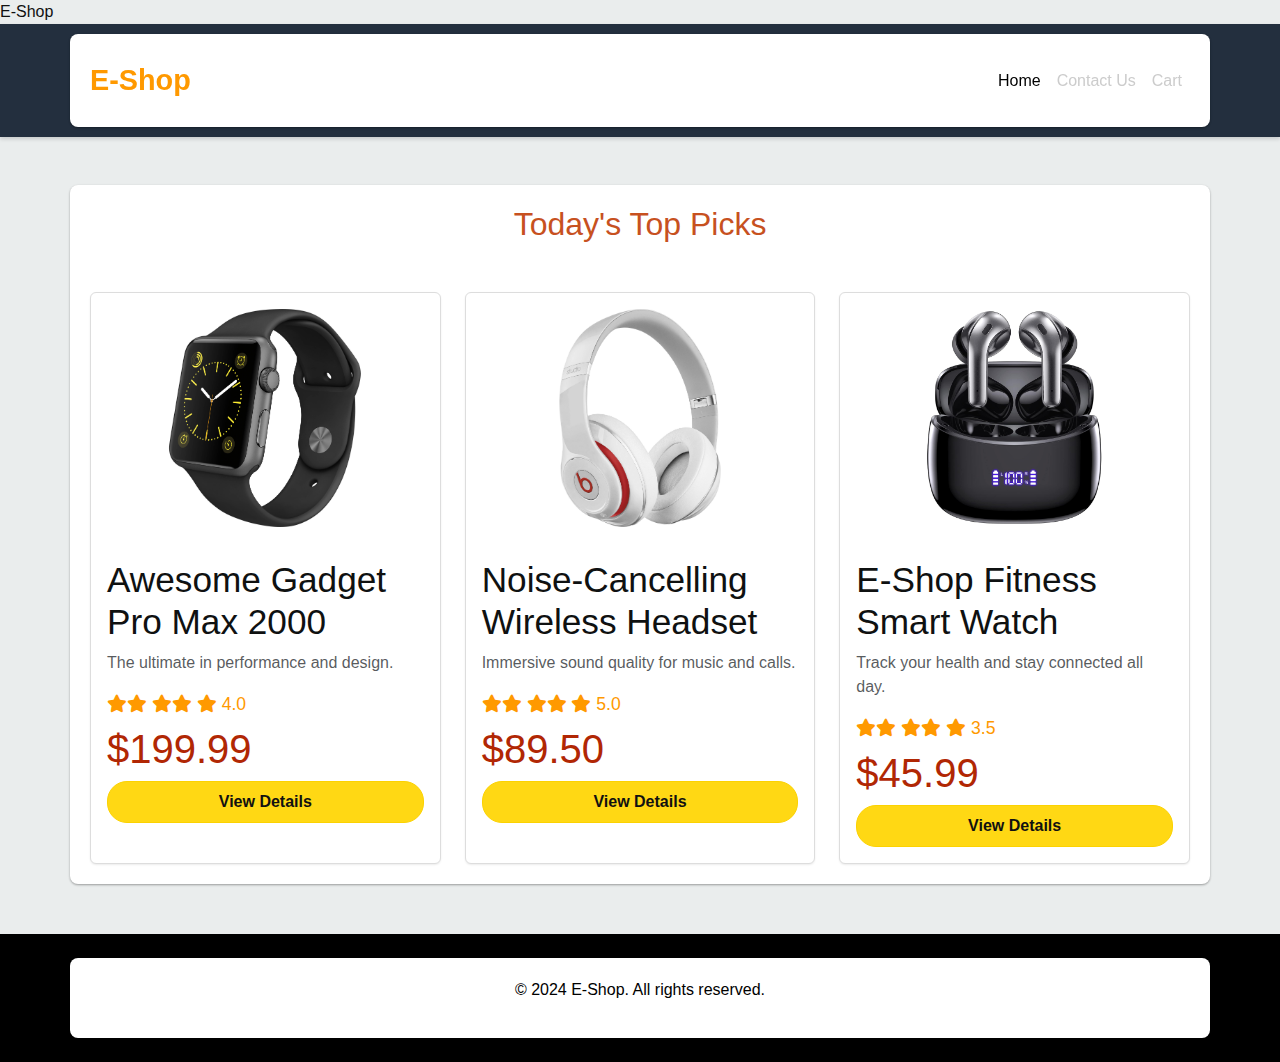
<file: index.html>
<!DOCTYPE html>
<html lang="en">
<head>
  <meta charset="UTF-8">
  <meta name="viewport" content="width=device-width, initial-scale=1.0">
  <title>Redirecting...</title>
  <meta http-equiv="refresh" content="0; url=homepage.html">
</head>
<body>
  <p>If you are not redirected automatically, <a href="homepage.html">click here</a>.</p>
</body>
</html>
</file>
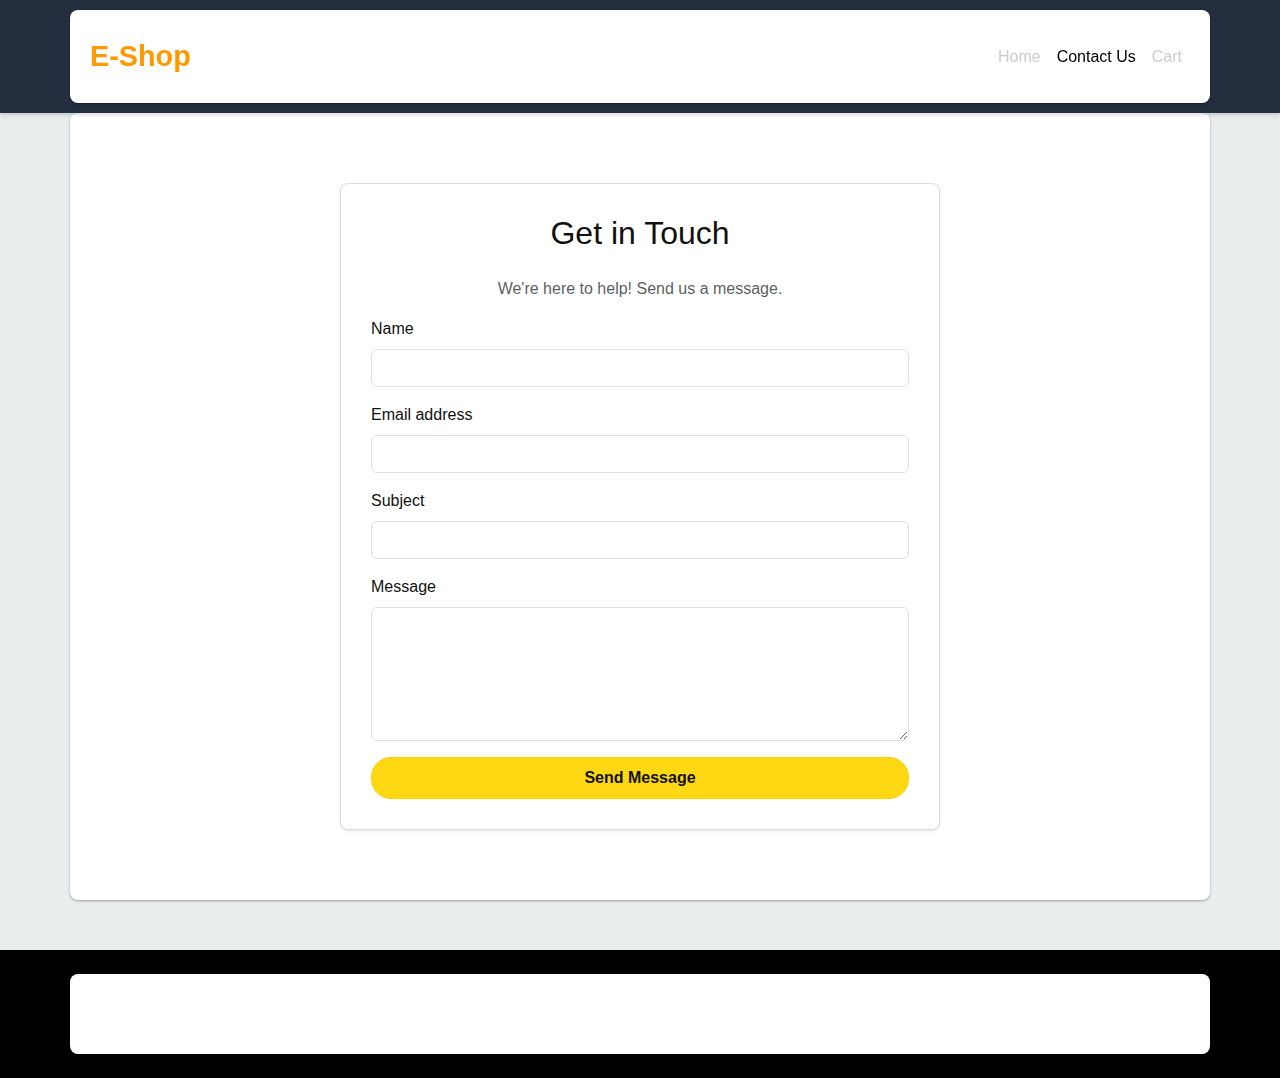
<file: contact.html>
<!DOCTYPE html>
<html lang="en">
<head>
    <meta charset="UTF-8">
    <meta name="viewport" content="width=device-width, initial-scale=1.0">
    <title>E-Shop - Contact Us</title>
    <link href="https://cdn.jsdelivr.net/npm/bootstrap@5.3.0/dist/css/bootstrap.min.css" rel="stylesheet">
    <link rel="stylesheet" href="css/style.css">
    <style>
        .contact-form-container {
            max-width: 600px;
            margin: 50px auto;
            padding: 30px;
            border: 1px solid #ddd;
            border-radius: 8px;
            background-color: #fff;
            box-shadow: 0 1px 3px rgba(0,0,0,.12);
        }
    </style>
</head>
<body>

    <nav class="navbar navbar-expand-lg navbar-light bg-light sticky-top custom-navbar">
        <div class="container">
            <a class="navbar-brand" href="homepage.html">E-Shop</a>
            <div class="collapse navbar-collapse">
                <ul class="navbar-nav ms-auto">
                    <li class="nav-item">
                        <a class="nav-link" href="homepage.html">Home</a>
                    </li>
                    <li class="nav-item">
                        <a class="nav-link active" href="contact.html">Contact Us</a>
                    </li>
                    <li class="nav-item">
                        <a class="nav-link" href="#">Cart</a>
                    </li>
                </ul>
            </div>
        </div>
    </nav>

    <div class="container">
        <div class="contact-form-container">
            <h2 class="mb-4 text-center">Get in Touch</h2>
            <p class="text-center text-muted">We're here to help! Send us a message.</p>
            
            <form action="#" method="POST" id="contactForm">
                <div class="mb-3">
                    <label for="name" class="form-label">Name</label>
                    <input type="text" class="form-control" id="name" required>
                </div>
                <div class="mb-3">
                    <label for="email" class="form-label">Email address</label>
                    <input type="email" class="form-control" id="email" required>
                </div>
                <div class="mb-3">
                    <label for="subject" class="form-label">Subject</label>
                    <input type="text" class="form-control" id="subject" required>
                </div>
                <div class="mb-3">
                    <label for="message" class="form-label">Message</label>
                    <textarea class="form-control" id="message" rows="5" required></textarea>
                </div>
                <button type="submit" class="btn btn-warning w-100 add-to-cart-btn">Send Message</button>
            </form>
        </div>
    </div>

    <footer class="bg-dark text-white py-4 custom-footer">
        <div class="container text-center">
            <p>&copy; 2024 E-Shop. All rights reserved.</p>
        </div>
    </footer>

    <script src="https://cdn.jsdelivr.net/npm/bootstrap@5.3.0/dist/js/bootstrap.bundle.min.js"></script>
    <script src="https://ajax.googleapis.com/ajax/libs/jquery/3.7.1/jquery.min.js"></script>
    <script src="js/script.js"></script>
</body>
</html>
</file>
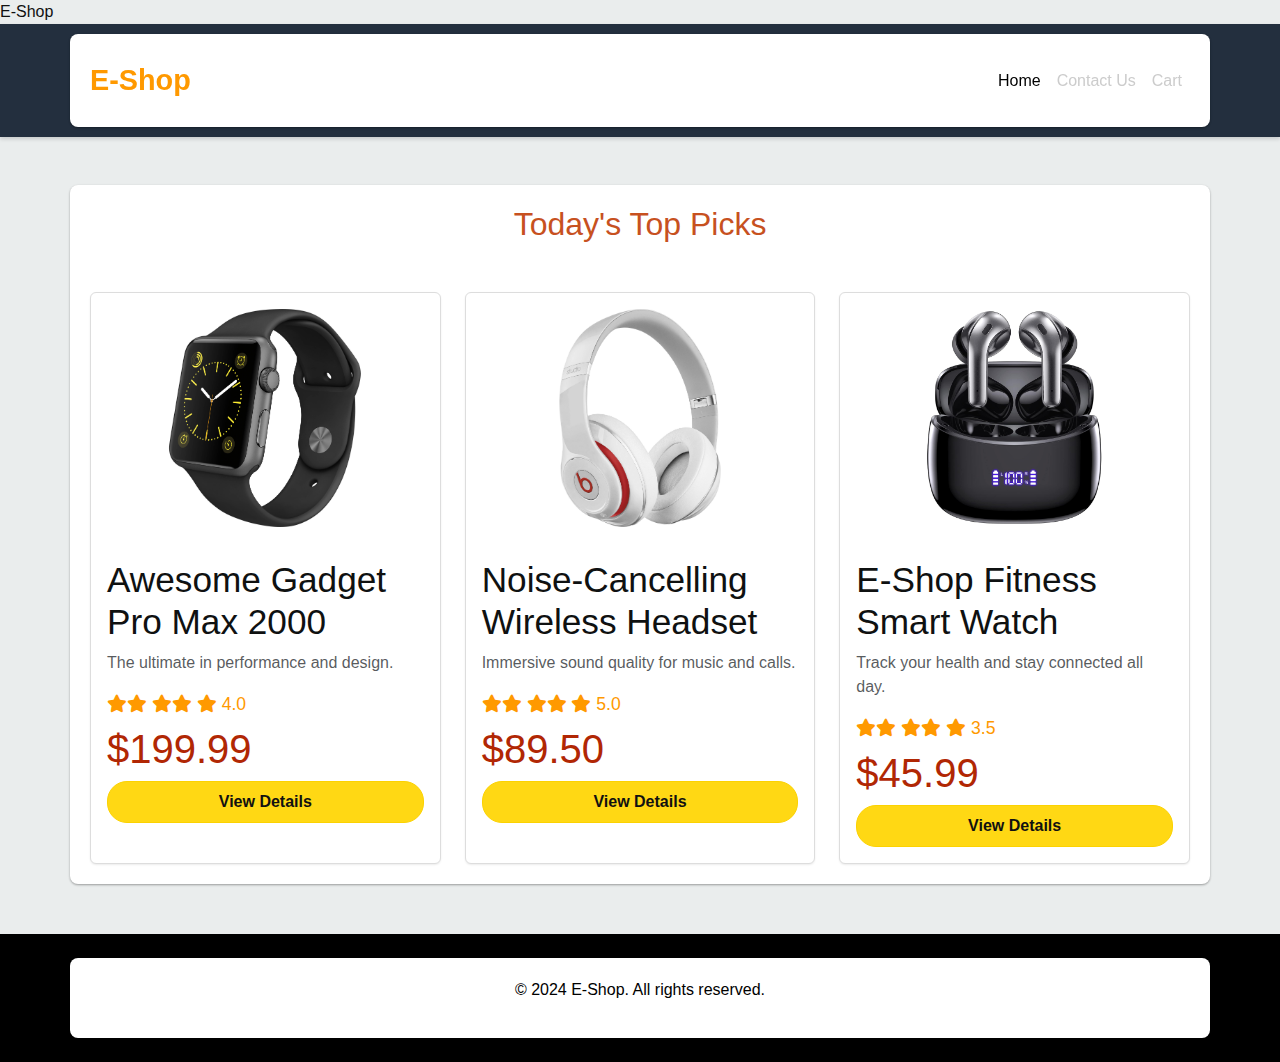
<file: homepage.html>
<!DOCTYPE html>
<html lang="en">
<head>
    <meta charset="UTF-8">
    <meta name="viewport" content="width=device-width, initial-scale=1.0">
    <a class="navbar-brand" href="homepage.html">E-Shop</a>
    <link href="https://cdn.jsdelivr.net/npm/bootstrap@5.3.0/dist/css/bootstrap.min.css" rel="stylesheet">
    <link rel="stylesheet" href="https://cdnjs.cloudflare.com/ajax/libs/font-awesome/6.0.0-beta3/css/all.min.css">
    <link rel="stylesheet" href="css/style.css">
</head>
<body>

    <nav class="navbar navbar-expand-lg navbar-light bg-light sticky-top custom-navbar">
        <div class="container">
            <a class="navbar-brand" href="homepage.html">E-Shop</a>
            <div class="collapse navbar-collapse">
                <ul class="navbar-nav ms-auto">
                    <li class="nav-item">
                        <a class="nav-link active" href="homepage.html">Home</a>
                    </li>
                    <li class="nav-item">
                        <a class="nav-link" href="contact.html">Contact Us</a>
                    </li>
                    <li class="nav-item">
                        <a class="nav-link" href="#">Cart</a>
                    </li>
                </ul>
            </div>
        </div>
    </nav>

    <div class="container my-5 homepage-container">
        <h2 class="text-center mb-5" style="color: #c7511f;">Today's Top Picks</h2>
        
        <div class="row row-cols-1 row-cols-md-3 g-4">
            
            <div class="col">
                <div class="card h-100 product-card">
                    <a href="product-detail.html?id=1" class="text-decoration-none text-dark">
                        <img src="images/product1.jpg" class="card-img-top p-3" alt="Awesome Gadget" style="height: 250px; object-fit: contain;">
                        <div class="card-body">
                            <h5 class="card-title product-title">Awesome Gadget Pro Max 2000</h5>
                            <p class="card-text text-muted">The ultimate in performance and design.</p>
                            <div class="product-rating mb-2">
                                <span class="fa fa-star checked"></span><span class="fa fa-star checked"></span>
                                <span class="fa fa-star checked"></span><span class="fa fa-star checked"></span>
                                <span class="fa fa-star"></span>
                                <span class="rating-text" style="color: #FF9900;">4.0</span>
                            </div>
                            <p class="h4 product-price" style="color: #B12704;">$199.99</p>
                            <button class="btn btn-warning w-100 add-to-cart-btn">View Details</button>
                        </div>
                    </a>
                </div>
            </div>

            <div class="col">
                <div class="card h-100 product-card">
                    <a href="product-detail.html?id=2" class="text-decoration-none text-dark">
                        <img src="images/product2.jpg" class="card-img-top p-3" alt="Wireless Headset" style="height: 250px; object-fit: contain;">
                        <div class="card-body">
                            <h5 class="card-title product-title">Noise-Cancelling Wireless Headset</h5>
                            <p class="card-text text-muted">Immersive sound quality for music and calls.</p>
                            <div class="product-rating mb-2">
                                <span class="fa fa-star checked"></span><span class="fa fa-star checked"></span>
                                <span class="fa fa-star checked"></span><span class="fa fa-star checked"></span>
                                <span class="fa fa-star checked"></span>
                                <span class="rating-text" style="color: #FF9900;">5.0</span>
                            </div>
                            <p class="h4 product-price" style="color: #B12704;">$89.50</p>
                            <button class="btn btn-warning w-100 add-to-cart-btn">View Details</button>
                        </div>
                    </a>
                </div>
            </div>

            <div class="col">
                <div class="card h-100 product-card">
                    <a href="product-detail.html?id=3" class="text-decoration-none text-dark">
                        <img src="images/product3.jpg" class="card-img-top p-3" alt="Smart Watch" style="height: 250px; object-fit: contain;">
                        <div class="card-body">
                            <h5 class="card-title product-title">E-Shop Fitness Smart Watch</h5>
                            <p class="card-text text-muted">Track your health and stay connected all day.</p>
                            <div class="product-rating mb-2">
                                <span class="fa fa-star checked"></span><span class="fa fa-star checked"></span>
                                <span class="fa fa-star checked"></span><span class="fa fa-star"></span>
                                <span class="fa fa-star"></span>
                                <span class="rating-text" style="color: #FF9900;">3.5</span>
                            </div>
                            <p class="h4 product-price" style="color: #B12704;">$45.99</p>
                            <button class="btn btn-warning w-100 add-to-cart-btn">View Details</button>
                        </div>
                    </a>
                </div>
            </div>

        </div> 
    </div> 

    <footer class="bg-dark text-white py-4 custom-footer">
        <div class="container text-center">
            <p style="color: rgb(0, 0, 0)";>&copy; 2024 E-Shop. All rights reserved.</p>
        </div>
    </footer>

    <script src="https://cdn.jsdelivr.net/npm/bootstrap@5.3.0/dist/js/bootstrap.bundle.min.js"></script>
    <script src="https://ajax.googleapis.com/ajax/libs/jquery/3.7.1/jquery.min.js"></script>
    <script src="js/script.js"></script>
</body>
</html>
</file>
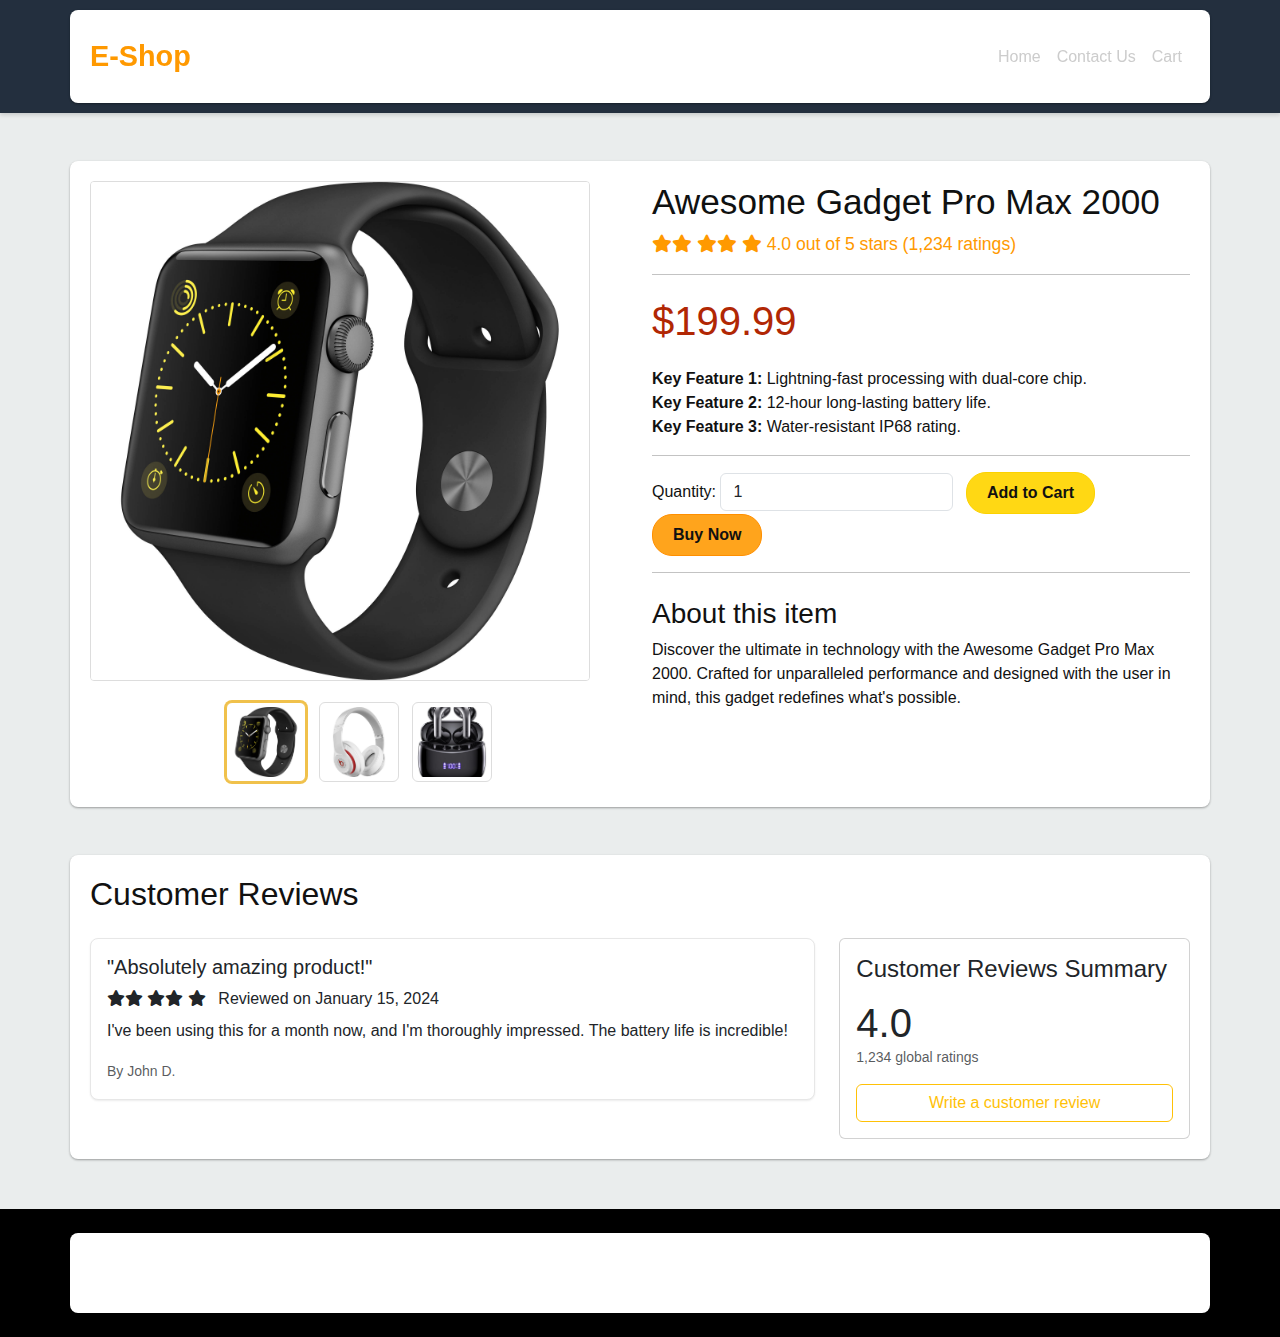
<file: product-detail.html>
<!DOCTYPE html>
<html lang="en">
<head>
    <meta charset="UTF-8">
    <meta name="viewport" content="width=device-width, initial-scale=1.0">
    <title>Awesome Product - E-commerce</title>
    <link href="https://cdn.jsdelivr.net/npm/bootstrap@5.3.0/dist/css/bootstrap.min.css" rel="stylesheet">
    <link rel="stylesheet" href="https://cdnjs.cloudflare.com/ajax/libs/font-awesome/6.0.0-beta3/css/all.min.css">
    <link rel="stylesheet" href="css/style.css">
</head>
<body>

    <nav class="navbar navbar-expand-lg navbar-light bg-light sticky-top custom-navbar">
        <div class="container">
            <a class="navbar-brand" href="homepage.html">E-Shop</a>
            <div class="collapse navbar-collapse">
                <ul class="navbar-nav ms-auto">
                    <li class="nav-item">
                        <a class="nav-link" href="homepage.html">Home</a> 
                    </li>
                    <li class="nav-item">
                        <a class="nav-link" href="contact.html">Contact Us</a>
                    </li>
                    <li class="nav-item">
                        <a class="nav-link" href="#">Cart</a>
                    </li>
                </ul>
            </div>
        </div>
    </nav>

    <div class="container my-5 product-container">
        <div class="row">
            
            <div class="col-md-6">
                <div class="product-image-gallery">
                    <img id="mainProductImage" src="images/product1.jpg" class="img-fluid main-product-img" alt="Product Main Image">
                    <div class="thumbnail-images d-flex justify-content-center mt-3">
                        <img src="images/product1.jpg" class="img-thumbnail me-2 active" alt="Product Thumbnail 1">
                        <img src="images/product2.jpg" class="img-thumbnail me-2" alt="Product Thumbnail 2">
                        <img src="images/product3.jpg" class="img-thumbnail" alt="Product Thumbnail 3">
                    </div>
                </div>
            </div>

            <div class="col-md-6 product-details-col">
                <h1 class="product-title">Awesome Gadget Pro Max 2000</h1>
                <div class="product-rating mb-3">
                    <span class="fa fa-star checked"></span><span class="fa fa-star checked"></span>
                    <span class="fa fa-star checked"></span><span class="fa fa-star checked"></span>
                    <span class="fa fa-star"></span>
                    <span class="rating-text">4.0 out of 5 stars (1,234 ratings)</span>
                </div>
                <hr>
                <p class="product-price">
                    <span class="currency">$</span><span class="price-value">199.99</span>
                </p>
                <ul class="product-features list-unstyled">
                    <li><strong>Key Feature 1:</strong> Lightning-fast processing with dual-core chip.</li>
                    <li><strong>Key Feature 2:</strong> 12-hour long-lasting battery life.</li>
                    <li><strong>Key Feature 3:</strong> Water-resistant IP68 rating.</li>
                </ul>
                <hr>
                <div class="add-to-cart-section">
                    <label for="quantity">Quantity:</label>
                    <input type="number" id="quantity" class="form-control d-inline-block w-auto me-2" value="1" min="1">
                    <button class="btn btn-warning add-to-cart-btn">Add to Cart</button>
                    <button class="btn btn-primary buy-now-btn">Buy Now</button>
                </div>
                <hr>
                <h3 class="mt-4">About this item</h3>
                <p class="product-description">
                    Discover the ultimate in technology with the Awesome Gadget Pro Max 2000. Crafted for unparalleled performance and designed with the user in mind, this gadget redefines what's possible.
                </p>
            </div>
        </div>
    </div>

    <div class="container my-5 reviews-section">
        <h2 class="mb-4">Customer Reviews</h2>
        <div class="row">
            <div class="col-md-8">
                <div class="card mb-3 review-card">
                    <div class="card-body">
                        <h5 class="card-title review-title">"Absolutely amazing product!"</h5>
                        <div class="review-rating mb-2">
                            <span class="fa fa-star checked"></span><span class="fa fa-star checked"></span>
                            <span class="fa fa-star checked"></span><span class="fa fa-star checked"></span>
                            <span class="fa fa-star checked"></span>
                            <span class="review-date ms-2">Reviewed on January 15, 2024</span>
                        </div>
                        <p class="card-text review-text">I've been using this for a month now, and I'm thoroughly impressed. The battery life is incredible!</p>
                        <small class="text-muted">By John D.</small>
                    </div>
                </div>
            </div>
            <div class="col-md-4">
                <div class="card p-3 review-summary-card">
                    <h4 class="mb-3">Customer Reviews Summary</h4>
                    <span class="h1 mb-0 me-2">4.0</span>
                    <small class="text-muted">1,234 global ratings</small>
                    <button class="btn btn-outline-warning mt-3">Write a customer review</button>
                </div>
            </div>
        </div>
    </div>

    <footer class="bg-dark text-white py-4 custom-footer">
        <div class="container text-center">
            <p>&copy; 2024 E-Shop. All rights reserved.</p>
        </div>
    </footer>

    <script src="https://cdn.jsdelivr.net/npm/bootstrap@5.3.0/dist/js/bootstrap.bundle.min.js"></script>
    <script src="https://ajax.googleapis.com/ajax/libs/jquery/3.7.1/jquery.min.js"></script>
    <script src="js/script.js"></script>
</body>
</html>
</file>
<file: css/style.css>
/* General Body and Container Styles */
body {
    font-family: "Amazon Ember", Arial, sans-serif; /* Amazon's typical font stack */
    background-color: #eaeded; /* Light background for the overall page */
    color: #111; /* Default text color */
}

.container {
    background-color: #fff; /* White background for main content areas */
    padding: 20px;
    border-radius: 8px;
    box-shadow: 0 1px 3px rgba(0,0,0,.12), 0 1px 2px rgba(0,0,0,.24);
}

.product-container, .homepage-container, .contact-form-container {
    margin-top: 30px;
    margin-bottom: 30px;
}

/* Navbar Customization (Amazon Dark Blue) */
.custom-navbar {
    background-color: #232f3e !important; 
    color: #fff;
    padding: 10px 0;
    box-shadow: 0 2px 4px rgba(0,0,0,.15);
}

.custom-navbar .navbar-brand {
    color: #fff;
    font-weight: bold;
    font-size: 1.8rem;
}

.custom-navbar .nav-link {
    color: #ccc;
    font-size: 1rem;
    padding: 0.5rem 1rem;
    transition: color 0.3s ease;
}

.custom-navbar .nav-link:hover {
    color: #fff;
}

/* Product Card Styling for Homepage */
.product-card {
    border: 1px solid #ddd;
    box-shadow: 0 1px 2px rgba(0,0,0,.08);
    transition: box-shadow 0.3s ease;
}

.product-card:hover {
    box-shadow: 0 0 10px rgba(0, 0, 0, 0.2);
}

/* Product Detail Page Styles */
.main-product-img {
    border: 1px solid #ddd;
    border-radius: 4px;
    max-height: 500px;
    object-fit: contain;
}

.thumbnail-images img {
    width: 80px; 
    height: 80px; 
    object-fit: cover;
    border: 1px solid #ddd;
    cursor: pointer;
    transition: all 0.2s ease;
    margin: 5px;
}

.thumbnail-images img:hover,
.thumbnail-images img.active {
    border-color: #f0c14b; /* Amazon's highlight color */
    box-shadow: 0 0 0 2px #f0c14b;
}

.product-title {
    font-size: 2.2rem;
    font-weight: 500;
    color: #0f1111;
}

.product-rating {
    font-size: 1.1rem;
    color: #FF9900; /* Amazon star color */
}

.product-rating .fa-star.checked {
    color: #FF9900;
}

.product-price {
    font-size: 2.5rem;
    color: #B12704; /* Amazon red for price */
    font-weight: 500;
}

/* Buttons (Amazon Yellow and Orange) */
.add-to-cart-btn {
    background-color: #FFD814; 
    border-color: #FCD200;
    color: #111;
    font-weight: bold;
    padding: 8px 20px;
    border-radius: 20px; 
    transition: background-color 0.2s ease;
}

.add-to-cart-btn:hover {
    background-color: #F7CA00;
    border-color: #F2C200;
    color: #111;
}

.buy-now-btn {
    background-color: #FFA41C; 
    border-color: #FF8F00;
    color: #111;
    font-weight: bold;
    padding: 8px 20px;
    border-radius: 20px; 
    transition: background-color 0.2s ease;
}

.buy-now-btn:hover {
    background-color: #FA8900;
    border-color: #E27B00;
    color: #111;
}

/* Reviews */
.review-card {
    border: 1px solid #e7e7e7;
    border-radius: 8px;
    box-shadow: 0 1px 2px rgba(0,0,0,.08);
}

/* Footer */
.custom-footer {
    background-color: #232f3e !important; 
    color: #000000;
    padding: 30px 0;
    margin-top: 50px;
}

/* In css/style.css */
.custom-navbar .navbar-brand {
    color: #ff9900; /* Example: Bright Amazon Orange */
    font-weight: bold;
    font-size: 1.8rem;
}

.custom-navbar .navbar-brand:hover {
    color: #fff; /* White on hover */
}
/* In css/style.css */

.custom-footer {
    /* CHANGED: Set the background color to pure black */
    background-color: #000000 !important; 
    
    color: #fff; /* Ensures the text remains white */
    padding: 30px 0;
    margin-top: 50px;
}

/* You might want to remove the specific orange text color rule
   if you added it in the previous step, to keep the text white.
.custom-footer p {
    color: #FF9900; 
    font-weight: 500;
} 
*/
</file>
